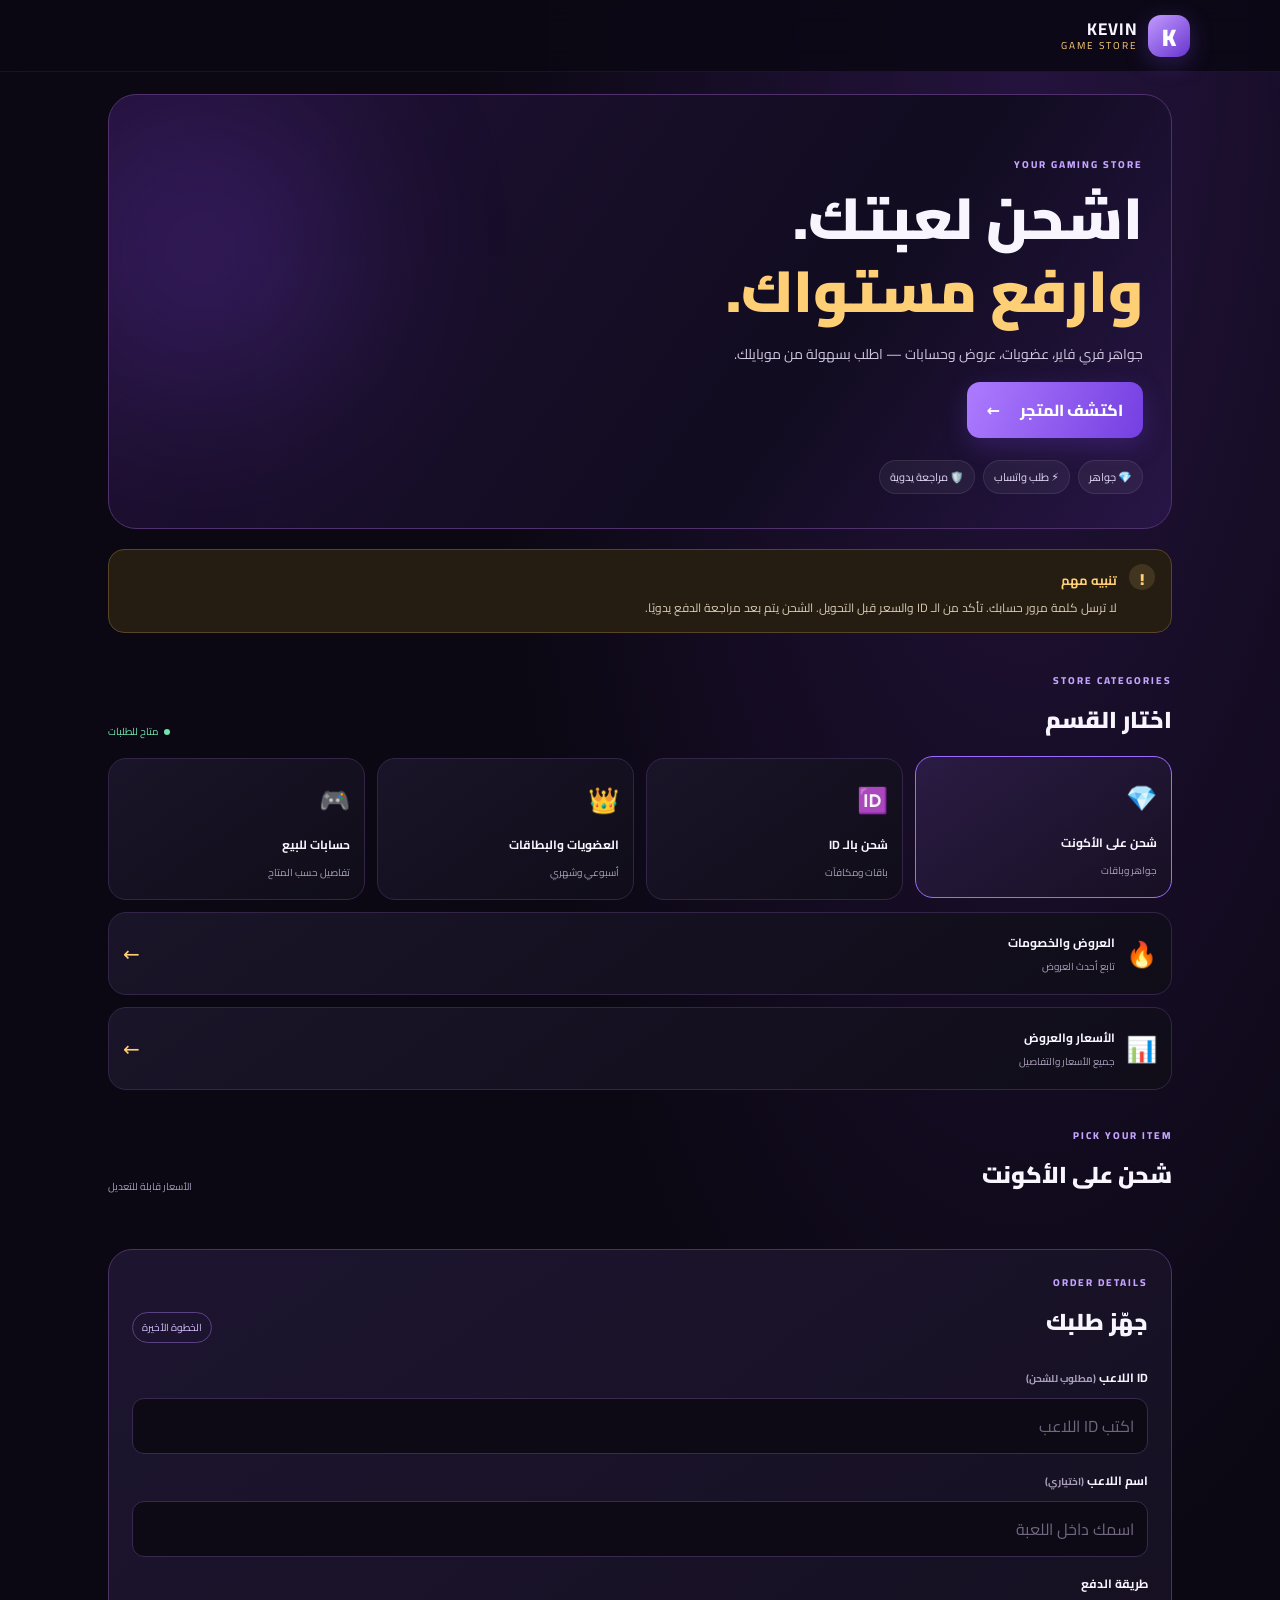
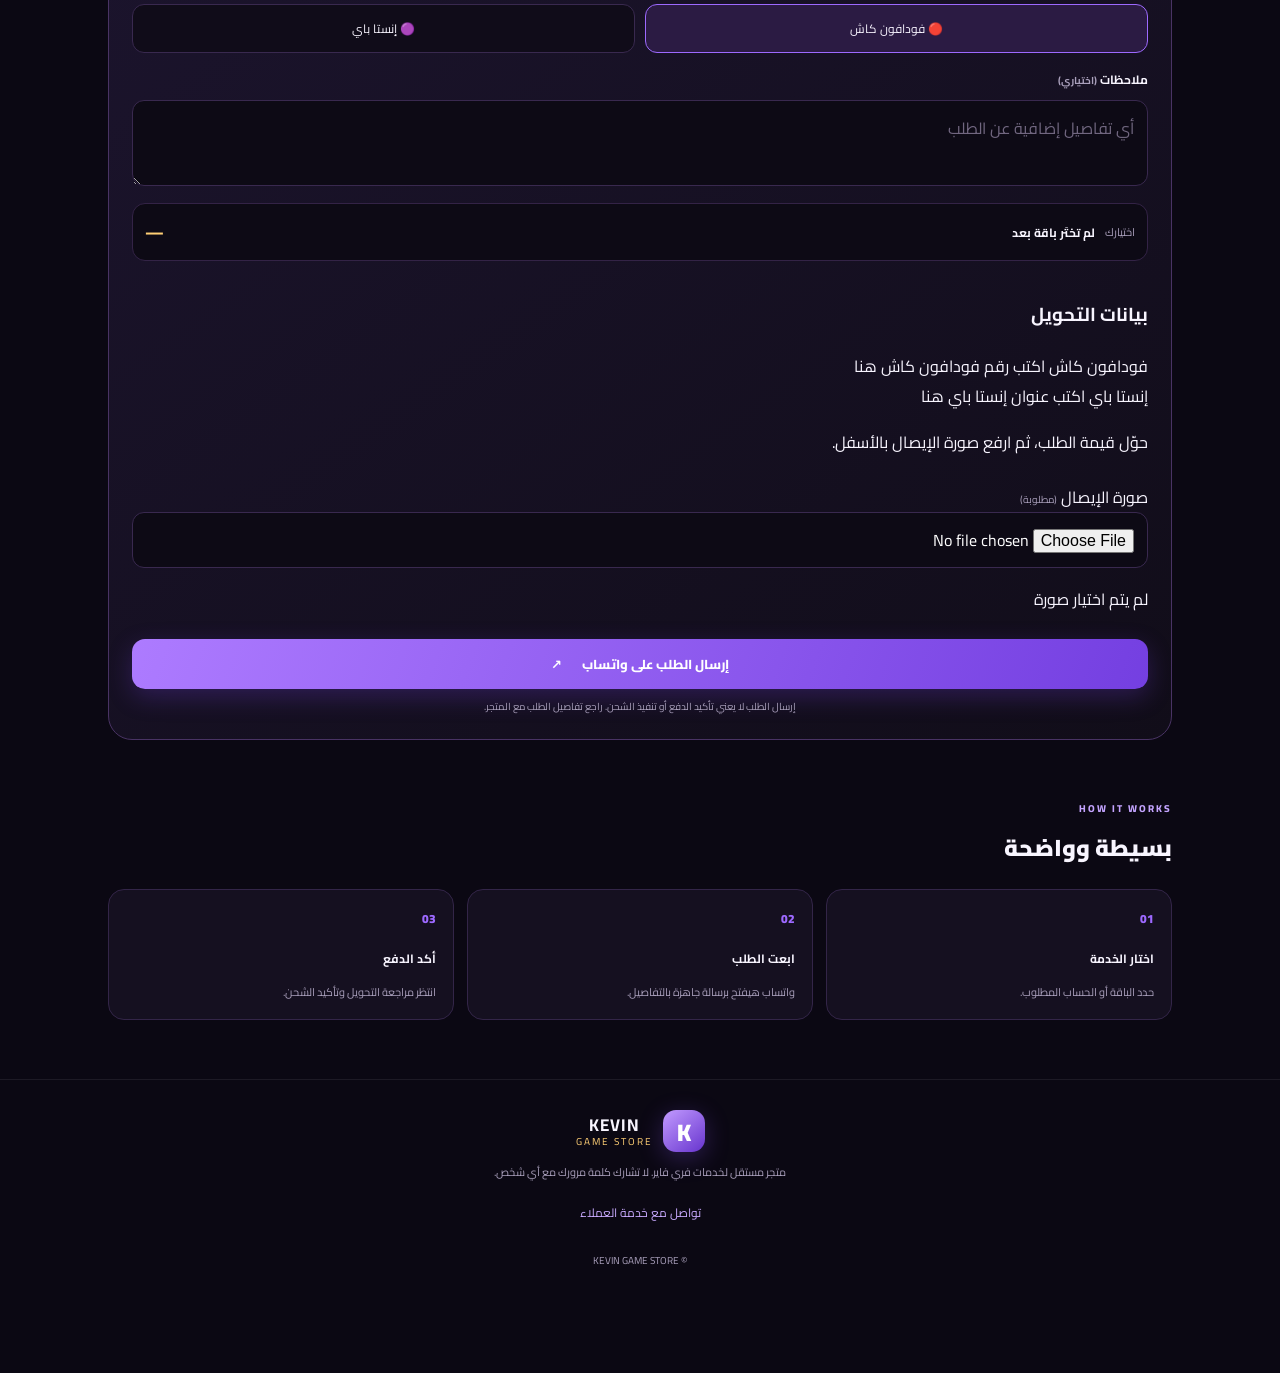
<file: index.html>
<!doctype html>
<html lang="ar" dir="rtl">
<head>
<meta charset="utf-8">
<meta name="viewport" content="width=device-width, initial-scale=1, viewport-fit=cover">
<meta name="theme-color" content="#100b20">
<meta name="description" content="KEVIN GAME STORE - متجر شحن فري فاير والجواهر والعضويات والحسابات.">
<title>KEVIN GAME STORE | متجر فري فاير</title>
<link rel="manifest" href="./manifest.webmanifest">
<link rel="icon" href="./icon.svg" type="image/svg+xml">
<link rel="stylesheet" href="./style.css">
</head>
<body>
<header class="topbar">
<a class="brand" href="#home" aria-label="الرئيسية">
<span class="brand-mark">K</span>
<span><b>KEVIN</b><small>GAME STORE</small></span>
</a>
<button id="installBtn" class="install hidden" type="button">تثبيت المتجر</button>
</header>
<main>
<section class="hero" id="home">
<div class="hero-glow"></div>
<p class="eyebrow">YOUR GAMING STORE</p>
<h1>اشحن لعبتك.<br><span>وارفع مستواك.</span></h1>
<p class="hero-copy">جواهر فري فاير، عضويات، عروض وحسابات — اطلب بسهولة من موبايلك.</p>
<a class="primary-btn" href="#services">اكتشف المتجر <span>←</span></a>
<div class="hero-tags"><span>💎 جواهر</span><span>⚡ طلب واتساب</span><span>🛡️ مراجعة يدوية</span></div>
</section>
<section class="notice">
<span class="notice-icon">!</span>
<div><b>تنبيه مهم</b><p>لا ترسل كلمة مرور حسابك. تأكد من الـ ID والسعر قبل التحويل. الشحن يتم بعد مراجعة الدفع يدويًا.</p></div>
</section>
<section class="section" id="services">
<div class="section-heading"><div><p class="eyebrow">STORE CATEGORIES</p><h2>اختار القسم</h2></div><span class="live-dot">متاح للطلبات</span></div>
<div class="category-grid">
<button class="category-card active" data-category="account"><span class="category-icon">💎</span><b>شحن على الأكونت</b><small>جواهر وباقات</small></button>
<button class="category-card" data-category="id"><span class="category-icon">🆔</span><b>شحن بالـ ID</b><small>باقات ومكافآت</small></button>
<button class="category-card" data-category="memberships"><span class="category-icon">👑</span><b>العضويات والبطاقات</b><small>أسبوعي وشهري</small></button>
<button class="category-card" data-category="accounts"><span class="category-icon">🎮</span><b>حسابات للبيع</b><small>تفاصيل حسب المتاح</small></button>
<button class="category-card wide" data-category="offers"><span class="category-icon">🔥</span><span><b>العروض والخصومات</b><small>تابع أحدث العروض</small></span><span class="arrow">←</span></button>
<button class="category-card wide" data-category="pricing"><span class="category-icon">📊</span><span><b>الأسعار والعروض</b><small>جميع الأسعار والتفاصيل</small></span><span class="arrow">←</span></button>
</div>
</section>
<section class="section products-section">
<div class="section-heading"><div><p class="eyebrow">PICK YOUR ITEM</p><h2 id="productHeading">شحن على الأكونت</h2></div><span class="muted">الأسعار قابلة للتعديل</span></div>
<div id="products" class="products-grid"></div>
</section>
<section class="section order-panel" id="order">
<div class="section-heading"><div><p class="eyebrow">ORDER DETAILS</p><h2>جهّز طلبك</h2></div><span class="step-pill">الخطوة الأخيرة</span></div>
<form id="orderForm">
<label for="playerId">ID اللاعب <span class="muted">(مطلوب للشحن)</span></label>
<input id="playerId" name="playerId" inputmode="numeric" placeholder="اكتب ID اللاعب" maxlength="24">
<label for="playerName">اسم اللاعب <span class="muted">(اختياري)</span></label>
<input id="playerName" name="playerName" placeholder="اسمك داخل اللعبة">
<label>طريقة الدفع</label>
<div class="payment-options">
<label class="pay-option"><input type="radio" name="payment" value="Vodafone Cash" checked><span>🔴 فودافون كاش</span></label>
<label class="pay-option"><input type="radio" name="payment" value="InstaPay"><span>🟣 إنستا باي</span></label>
</div>
<label for="notes">ملاحظات <span class="muted">(اختياري)</span></label>
<textarea id="notes" name="notes" rows="2" placeholder="أي تفاصيل إضافية عن الطلب"></textarea>
<div class="selected-summary"><span>اختيارك</span><b id="selectedName">لم تختَر باقة بعد</b><strong id="selectedPrice">—</strong></div>
<div class="payment-info">
<h3>بيانات التحويل</h3>
<div class="payment-methods">
<div class="payment-method">
<span class="method-name">فودافون كاش</span>
<span class="method-number">اكتب رقم فودافون كاش هنا</span>
</div>
<div class="payment-method">
<span class="method-name">إنستا باي</span>
<span class="method-number">اكتب عنوان إنستا باي هنا</span>
</div>
</div>
<p>حوّل قيمة الطلب، ثم ارفع صورة الإيصال بالأسفل.</p>
</div>
<div class="receipt-upload">
<label for="receipt">صورة الإيصال <span class="muted">(مطلوبة)</span></label>
<input type="file" id="receipt" name="receipt" accept="image/*" required>
<p id="file-name">لم يتم اختيار صورة</p>
</div>
<button class="primary-btn full" type="submit">إرسال الطلب على واتساب <span>↗</span></button>

<p class="form-footnote">إرسال الطلب لا يعني تأكيد الدفع أو تنفيذ الشحن. راجع تفاصيل الطلب مع المتجر.</p>
</form>
</section>
<section class="section how">
<p class="eyebrow">HOW IT WORKS</p><h2>بسيطة وواضحة</h2>
<div class="steps">
<div><span>01</span><b>اختار الخدمة</b><p>حدد الباقة أو الحساب المطلوب.</p></div>
<div><span>02</span><b>ابعت الطلب</b><p>واتساب هيفتح برسالة جاهزة بالتفاصيل.</p></div>
<div><span>03</span><b>أكد الدفع</b><p>انتظر مراجعة التحويل وتأكيد الشحن.</p></div>
</div>
</section>
</main>
<footer>
<div class="brand footer-brand"><span class="brand-mark">K</span><span><b>KEVIN</b><small>GAME STORE</small></span></div>
<p>متجر مستقل لخدمات فري فاير. لا تشارك كلمة مرورك مع أي شخص.</p>
<a href="https://wa.me/201064836718" target="_blank" rel="noopener">تواصل مع خدمة العملاء</a>
<small class="copyright">© <span id="year"></span> KEVIN GAME STORE</small>
</footer>
<nav class="mobile-nav"><a href="#home">⌂<small>الرئيسية</small></a><a href="#services">▦<small>الأقسام</small></a><a href="#order">🛒<small>اطلب الآن</small></a><a href="https://wa.me/201064836718" target="_blank" rel="noopener">☏<small>واتساب</small></a></nav>
<script src="./app.js"></script>
</body>
</html>
</file>
<file: style.css>
@import url('https://fonts.googleapis.com/css2?family=Cairo:wght@400;500;600;700;800;900&display=swap');
:root{--bg:#0b0813;--panel:#151022;--panel2:#1d1530;--text:#f8f5ff;--muted:#aaa0bc;--purple:#9d69ff;--purple2:#6f38e8;--gold:#ffcf75;--line:#332548;--green:#71e4b2}
*{box-sizing:border-box}html{scroll-behavior:smooth;scroll-padding-top:85px}body{margin:0;background:radial-gradient(ellipse at 80% 0%,#25133e 0,transparent 38%),var(--bg);color:var(--text);font-family:'Cairo',system-ui,sans-serif;padding-bottom:78px}a{color:inherit;text-decoration:none}button,input,textarea{font:inherit}.topbar{height:72px;display:flex;align-items:center;justify-content:space-between;padding:0 max(18px,calc((100vw - 1100px)/2));border-bottom:1px solid #ffffff0e;background:#0b0813dd;backdrop-filter:blur(12px);position:sticky;top:0;z-index:10}.brand{display:flex;align-items:center;gap:10px}.brand-mark{width:42px;height:42px;border-radius:13px;display:grid;place-items:center;background:linear-gradient(140deg,#c29bff,#6734ce);color:white;font-weight:900;font-size:24px;box-shadow:0 6px 24px #8b55ff44}.brand b,.brand small{display:block;line-height:1.2;letter-spacing:1px}.brand b{font-size:17px}.brand small{font-size:10px;color:var(--gold);letter-spacing:2px}.install{background:#2a1c43;color:white;border:1px solid #6943a2;border-radius:20px;padding:8px 13px}.hidden{display:none!important}main{max-width:1100px;margin:auto;padding:0 18px}.hero{position:relative;overflow:hidden;padding:60px 28px 34px;margin:22px 0 20px;border:1px solid #50316d;border-radius:28px;background:linear-gradient(125deg,#211136,#110c20 65%,#281546);min-height:330px}.hero-glow{position:absolute;width:250px;height:250px;border-radius:50%;background:#8d49ff;filter:blur(100px);opacity:.3;left:-30px;top:30px;pointer-events:none}.eyebrow{font-size:10px;font-weight:800;letter-spacing:2px;color:#c4a4ff;margin:0 0 8px}.hero h1{font-size:clamp(34px,6vw,58px);line-height:1.25;margin:0 0 12px;font-weight:900;position:relative}.hero h1 span{color:var(--gold)}.hero-copy{max-width:480px;color:#d0c6df;line-height:1.9;font-size:14px}.primary-btn{display:inline-flex;align-items:center;justify-content:center;gap:20px;background:linear-gradient(110deg,#ad7bff,#743fe1);border:0;border-radius:13px;color:white;padding:13px 20px;font-weight:800;box-shadow:0 8px 24px #743fe144;cursor:pointer}
.secondary-btn{display:inline-flex;align-items:center;justify-content:center;gap:20px;background:linear-gradient(110deg,#4a9eff,#2d6fd8);border:0;border-radius:13px;color:white;padding:13px 20px;font-weight:800;box-shadow:0 8px 24px #2d6fd844;cursor-pointer}.hero-tags{display:flex;gap:8px;flex-wrap:wrap;margin-top:22px}.hero-tags span{background:#ffffff0d;border:1px solid #ffffff16;border-radius:20px;padding:6px 10px;font-size:11px;color:#e5dafa}.notice{display:flex;gap:12px;align-items:flex-start;padding:14px 16px;background:#251d12;border:1px solid #5a4426;border-radius:16px;margin-bottom:38px}.notice-icon{display:grid;place-items:center;flex:0 0 26px;height:26px;border-radius:50%;background:#ffcf7522;color:var(--gold);font-weight:900}.notice b{font-size:13px;color:var(--gold)}.notice p{font-size:12px;line-height:1.8;color:#d9cbb2;margin:3px 0 0}.section{margin:36px 0}.section-heading{display:flex;align-items:end;justify-content:space-between;gap:12px;margin-bottom:17px}.section h2{font-size:23px;margin:0;font-weight:900}.live-dot{font-size:10px;color:var(--green);white-space:nowrap}.live-dot:before{content:'';display:inline-block;width:6px;height:6px;border-radius:50%;background:var(--green);margin-left:6px}.category-grid{display:grid;grid-template-columns:repeat(4,minmax(0,1fr));gap:12px}.category-card{display:flex;flex-direction:column;align-items:flex-start;text-align:right;gap:7px;padding:17px 14px;border:1px solid var(--line);border-radius:18px;background:linear-gradient(145deg,#1a1428,#100d19);color:var(--text);cursor:pointer;min-height:135px;transition:.18s}.category-card.active,.category-card:hover{border-color:#9c6bff;background:linear-gradient(145deg,#2a1b43,#171023);transform:translateY(-2px)}.category-icon{font-size:25px;margin-bottom:3px}.category-card b{font-size:12px}.category-card small{font-size:10px;color:var(--muted)}.category-card.wide{grid-column:1/-1;min-height:80px;flex-direction:row;align-items:center}.category-card.wide .category-icon{margin:0 0 0 4px}.category-card.wide .arrow{margin-right:auto;color:var(--gold);font-size:20px}.category-card.wide span:nth-child(2){display:flex;flex-direction:column;gap:3px}.muted{font-size:10px;color:var(--muted)}.products-grid{display:grid;grid-template-columns:repeat(3,minmax(0,1fr));gap:12px}.product-card{position:relative;display:flex;flex-direction:column;gap:9px;background:linear-gradient(155deg,#1c1530,#110d1a);border:1px solid var(--line);border-radius:18px;padding:15px;min-height:160px}.product-card.selected{border-color:var(--gold);box-shadow:0 0 0 1px #ffcf7533}.product-icon{width:38px;height:38px;display:grid;place-items:center;border-radius:12px;background:#8f5cf222;font-size:22px}.product-card h3{font-size:13px;margin:0}.product-card p{font-size:10px;color:var(--muted);margin:0;line-height:1.7}.product-bottom{display:flex;align-items:center;justify-content:space-between;gap:5px;margin-top:auto}.price{font-size:17px;font-weight:900;color:var(--gold);white-space:nowrap}.price small{font-size:10px;color:#d3c6e6}.choose-btn{border:1px solid #65439a;background:#2c1c44;color:#eee4ff;border-radius:9px;padding:7px 10px;font-size:10px;cursor:pointer}.selected .choose-btn{background:var(--purple2);border-color:var(--purple2)}.order-panel{padding:23px;border-radius:24px;background:linear-gradient(145deg,#1d1530,#110d19);border:1px solid #493364}.step-pill{font-size:10px;color:#d8c3ff;border:1px solid #5b4083;border-radius:20px;padding:5px 9px;white-space:nowrap}form{display:grid;gap:9px}form>label{font-size:12px;font-weight:700;margin-top:6px}input:not([type=radio]),textarea{width:100%;background:#0d0a15;border:1px solid #39294f;border-radius:12px;color:white;padding:12px 13px;outline:none}input:focus,textarea:focus{border-color:var(--purple)}input::placeholder,textarea::placeholder{color:#716780}.payment-options{display:grid;grid-template-columns:1fr 1fr;gap:10px}.pay-option{position:relative}.pay-option input{position:absolute;opacity:0}.pay-option span{display:block;padding:12px;border-radius:12px;border:1px solid #39294f;background:#100c19;font-size:12px;text-align:center;cursor:pointer}.pay-option input:checked+span{border-color:var(--purple);background:#2b1b43}.selected-summary{display:flex;align-items:center;gap:10px;background:#0d0a15;border:1px solid #332346;border-radius:13px;padding:12px;margin:8px 0}.selected-summary span{font-size:11px;color:var(--muted)}.selected-summary b{font-size:12px;flex:1}.selected-summary strong{font-size:17px;color:var(--gold)}.full{width:100%;font-size:13px}.form-footnote{font-size:10px;line-height:1.8;color:var(--muted);text-align:center;margin:0}.how{padding:23px 0}.steps{display:grid;grid-template-columns:repeat(3,1fr);gap:13px;margin-top:20px}.steps>div{padding:17px;border:1px solid var(--line);border-radius:16px;background:#151020}.steps span{display:block;color:var(--purple);font-size:12px;font-weight:900;margin-bottom:12px}.steps b{font-size:12px}.steps p{font-size:11px;color:var(--muted);line-height:1.8;margin-bottom:0}footer{border-top:1px solid #ffffff13;text-align:center;padding:30px 20px 25px;color:var(--muted)}.footer-brand{justify-content:center;color:var(--text)}footer p{font-size:11px;line-height:1.8}footer>a{display:inline-block;color:#c9aaff;font-size:12px;margin:7px}.copyright{display:block;margin-top:20px;font-size:10px}.mobile-nav{display:none}
@media(max-width:700px){.topbar{height:64px}.brand-mark{width:37px;height:37px}.hero{padding:39px 20px 24px;min-height:0;border-radius:23px}.hero h1{font-size:39px}.hero-copy{font-size:12px}.category-grid{grid-template-columns:repeat(2,minmax(0,1fr));gap:9px}.category-card{min-height:125px;padding:14px 12px}.category-card.wide{min-height:75px}.products-grid{grid-template-columns:repeat(2,minmax(0,1fr));gap:9px}.product-card{padding:12px;min-height:165px}.product-card h3{font-size:12px}.price{font-size:15px}.choose-btn{padding:7px}.section h2{font-size:21px}.section-heading{align-items:center}.order-panel{padding:17px}.steps{grid-template-columns:1fr;gap:9px}.steps>div{display:grid;grid-template-columns:36px 1fr;column-gap:8px;padding:13px}.steps span{grid-row:span 2;margin:0}.steps p{margin-top:2px}.mobile-nav{position:fixed;bottom:0;right:0;left:0;display:flex;justify-content:space-around;align-items:center;padding:9px 5px calc(8px + env(safe-area-inset-bottom));background:#100b1bee;border-top:1px solid #38244e;backdrop-filter:blur(16px);z-index:20}.mobile-nav a{display:flex;flex-direction:column;align-items:center;gap:2px;font-size:18px;min-width:55px}.mobile-nav small{font-size:9px;color:#b9accd}.muted{max-width:95px;text-align:left}.selected-summary{gap:6px}.selected-summary b{max-width:130px}.selected-summary strong{font-size:15px}
.receipt-upload{margin:8px 0}
.receipt-upload label{display:block;font-size:12px;font-weight:700;margin-top:6px}
.receipt-upload input[type="file"]{width:100%;background:#0d0a15;border:1px solid #39294f;border-radius:12px;color:white;padding:12px 13px;outline:none;cursor:pointer}
.receipt-upload input[type="file"]:focus{border-color:var(--purple)}
#file-name{font-size:11px;color:var(--muted);margin-top:5px}

.payment-info{background:#0d0a15;border:1px solid #332346;border-radius:13px;padding:15px;margin:15px 0}
.payment-info h3{font-size:13px;font-weight:800;color:#d8c3ff;margin:0 0 12px}
.payment-methods{display:flex;flex-direction:column;gap:10px;margin-bottom:12px}
.payment-method{display:flex;flex-direction:column;gap:5px;padding:10px;background:#151020;border-radius:10px}
.method-name{font-size:12px;font-weight:700;color:#d0c6df}
.method-number{font-size:13px;color:#ffcf75;font-weight:500}
@media(min-width:701px){body{padding-bottom:0}}
</file>
